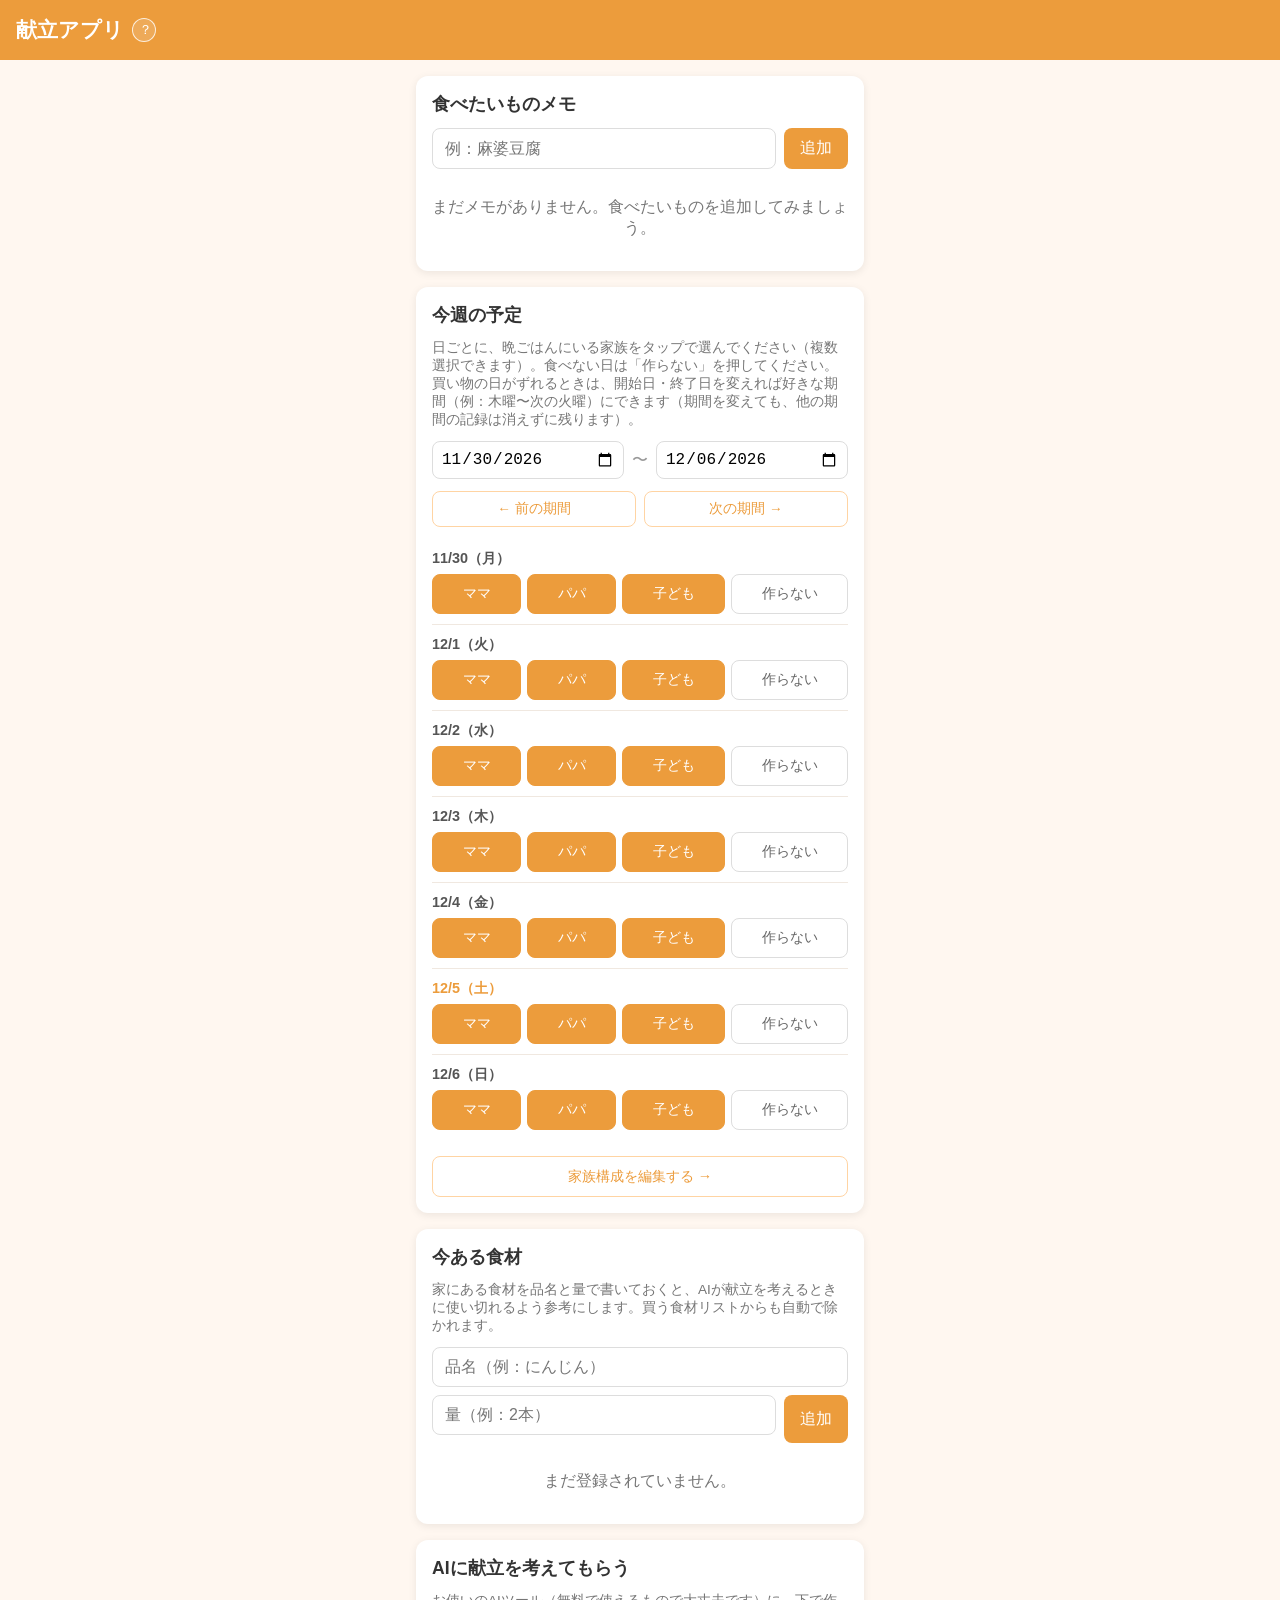
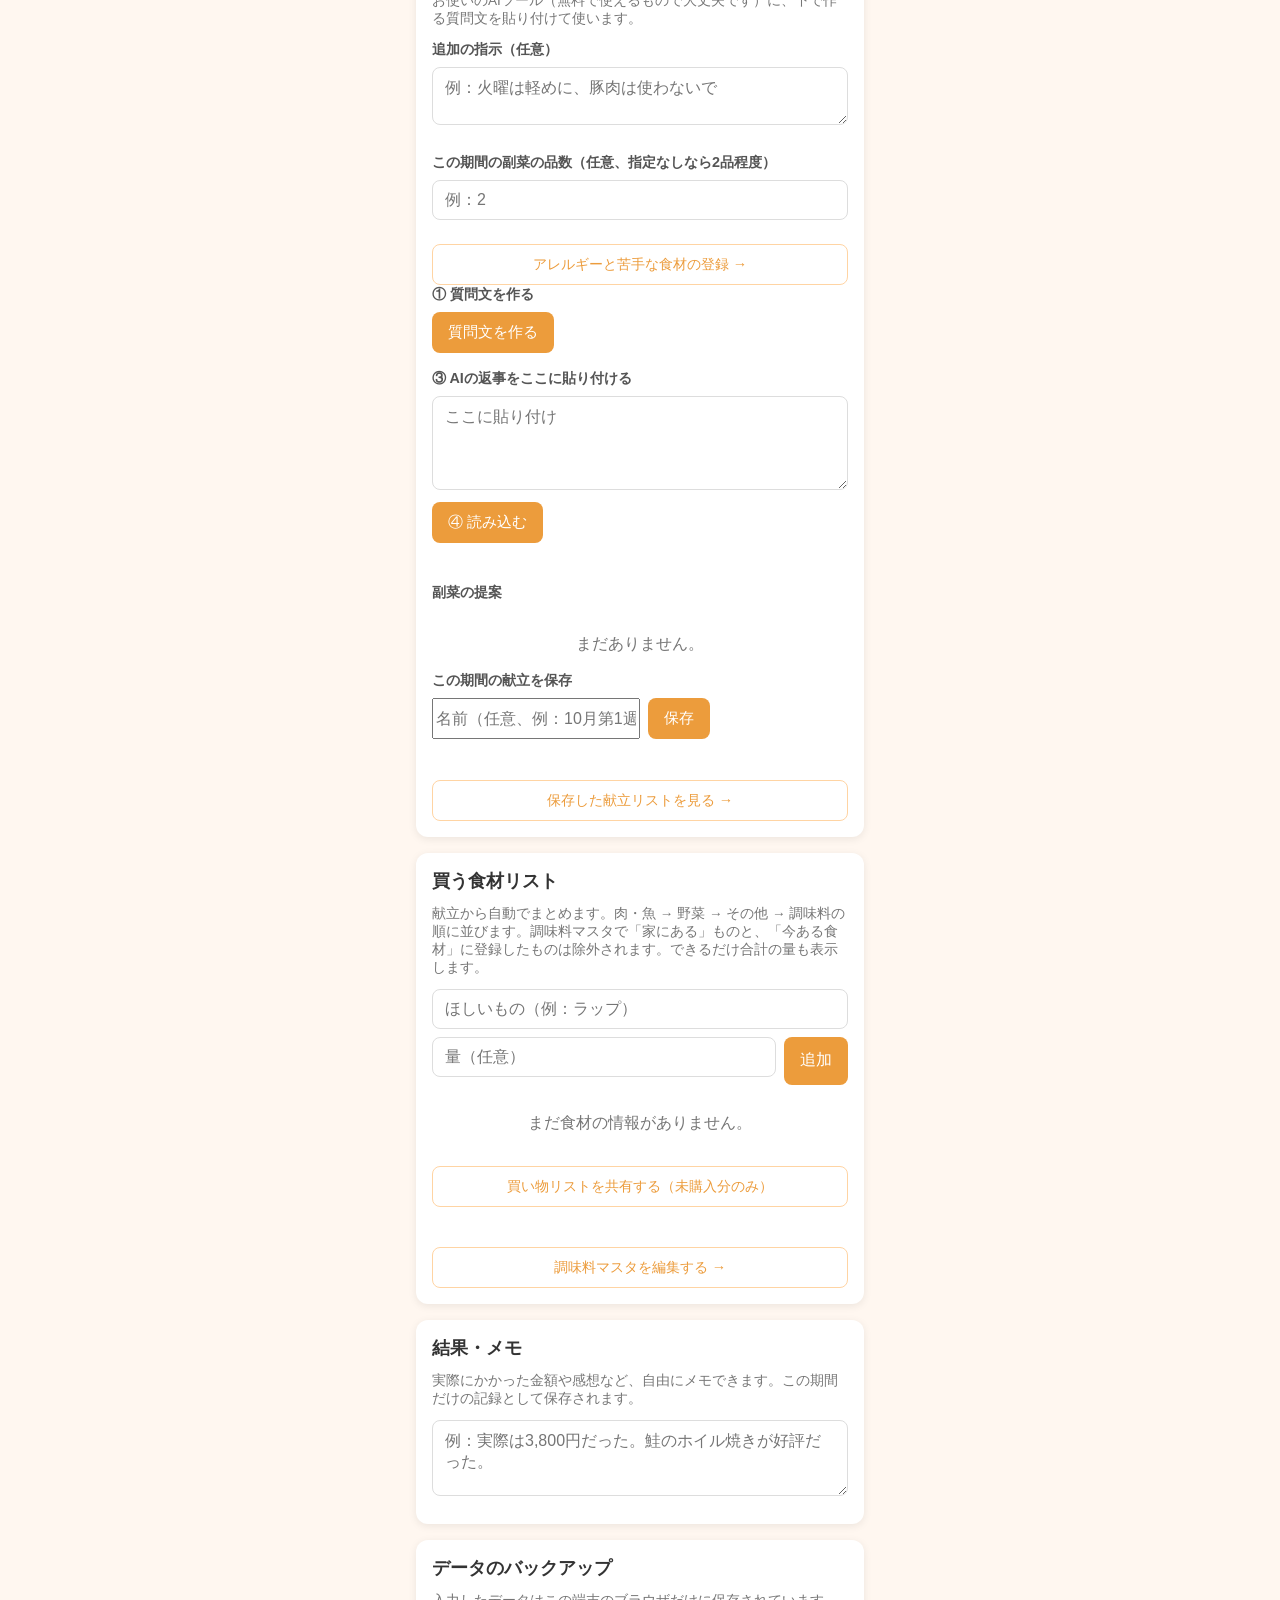
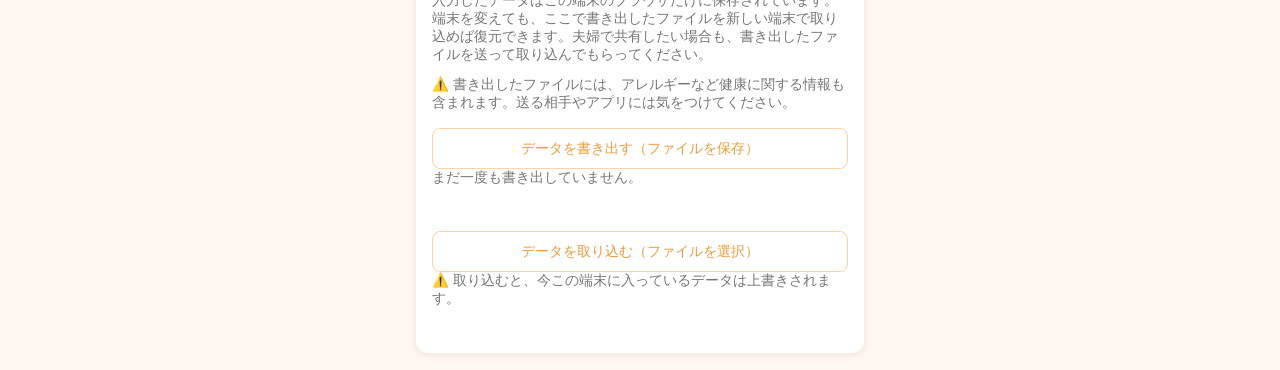
<file: index.html>
<!DOCTYPE html>
<html lang="ja">
<head>
<meta charset="UTF-8">
<meta name="viewport" content="width=device-width, initial-scale=1, viewport-fit=cover">
<title>献立アプリ</title>
<meta name="theme-color" content="#ec9c3c">
<link rel="manifest" href="manifest.json">
<link rel="apple-touch-icon" href="icons/icon-192.png">
<meta name="apple-mobile-web-app-capable" content="yes">
<meta name="apple-mobile-web-app-status-bar-style" content="black-translucent">
<link rel="stylesheet" href="css/style.css">
</head>
<body>
<header class="app-header">
  <div class="header-title-row">
    <h1>献立アプリ</h1>
    <button type="button" id="info-btn" class="info-btn" aria-label="このアプリについて">？</button>
  </div>
</header>

<div id="info-overlay" class="info-overlay" hidden>
  <div class="info-panel" role="dialog" aria-modal="true" aria-labelledby="info-panel-title">
    <button type="button" id="info-close-btn" class="info-close-btn" aria-label="閉じる">×</button>
    <h2 id="info-panel-title">このアプリについて</h2>
    <div class="info-section">
      <h3>■ このアプリだけでは献立は作れません</h3>
      <p>献立を考えてもらうには、無料で使えるAIツールが別途必要です。このアプリで作った質問文をコピーしてAIツールに貼り付け、返ってきた答えをこのアプリに貼り戻して使います。</p>
    </div>
    <div class="info-section">
      <h3>■ 好みの傾向について</h3>
      <p>あなたの好みの傾向を蓄積するには、「献立リスト」ページの「好みと傾向を分析する」を利用してください。保存した献立や感想をAIが分析し、その結果を「好みと傾向」欄に保存できます。この内容は今後の献立提案に毎回反映されるため、定期的に更新するのがおすすめです。</p>
    </div>
    <div class="info-section">
      <h3>■ ホーム画面への追加方法</h3>
      <p>Safariで開いた状態で、画面下の共有ボタン（□↑）→「ホーム画面に追加」を選択してください。アイコンをタップするだけでアプリのように起動できます。</p>
      <p class="info-note">※iPhoneでは、Safari版とホーム画面版のデータは自動で同期されません。追加前に「データのバックアップ」で保存し、ホーム画面版が空の場合は同じファイルを取り込んでください。</p>
    </div>
    <div class="info-section">
      <h3>■ データの保存について</h3>
      <p>入力したデータ（メモ・献立・家族情報など）は、この端末内にのみ保存されます。サーバーには保存されません。</p>
      <p>そのため、端末変更時や家族と共有したい場合、またはデータを残しておきたい場合は、「データのバックアップ」から書き出し・取り込みを行ってください。</p>
    </div>
    <div class="info-section">
      <h3>■ URL共有について</h3>
      <p>このURLを共有しても、あなたのデータが相手に見えることはありません。同じURLを開いても、それぞれの端末で別々のデータとして管理されます。</p>
    </div>
  </div>
</div>

<main>
  <section class="card">
    <h2>食べたいものメモ</h2>
    <form id="wish-form" class="add-form">
      <input type="text" id="wish-input" placeholder="例：麻婆豆腐" autocomplete="off" required>
      <button type="submit">追加</button>
    </form>
    <ul id="wish-list" class="wish-list"></ul>
    <p id="empty-message" class="empty-message">まだメモがありません。食べたいものを追加してみましょう。</p>
  </section>

  <section class="card">
    <h2>今週の予定</h2>
    <p class="section-note">日ごとに、晩ごはんにいる家族をタップで選んでください（複数選択できます）。食べない日は「作らない」を押してください。買い物の日がずれるときは、開始日・終了日を変えれば好きな期間（例：木曜〜次の火曜）にできます（期間を変えても、他の期間の記録は消えずに残ります）。</p>
    <div class="period-controls">
      <input type="date" id="period-start-input" aria-label="期間の開始日">
      <span class="period-tilde">〜</span>
      <input type="date" id="period-end-input" aria-label="期間の終了日">
    </div>
    <div class="period-nav">
      <button type="button" id="prev-period-btn">← 前の期間</button>
      <button type="button" id="next-period-btn">次の期間 →</button>
    </div>
    <ul id="week-list" class="week-list"></ul>
    <a href="family.html" class="nav-link-btn">家族構成を編集する →</a>
  </section>

  <section class="card">
    <h2>今ある食材</h2>
    <p class="section-note">家にある食材を品名と量で書いておくと、AIが献立を考えるときに使い切れるよう参考にします。買う食材リストからも自動で除かれます。</p>
    <form id="stock-form" class="stock-form">
      <input type="text" id="stock-name-input" placeholder="品名（例：にんじん）" autocomplete="off" required>
      <div class="stock-form-row">
        <input type="text" id="stock-amount-input" placeholder="量（例：2本）" autocomplete="off">
        <button type="submit">追加</button>
      </div>
    </form>
    <ul id="stock-list" class="wish-list"></ul>
    <p id="stock-empty-message" class="empty-message">まだ登録されていません。</p>
  </section>

  <section class="card">
    <h2>AIに献立を考えてもらう</h2>
    <p class="section-note">お使いのAIツール（無料で使えるもので大丈夫です）に、下で作る質問文を貼り付けて使います。</p>

    <div class="ai-step">
      <p class="ai-step-title">追加の指示（任意）</p>
      <textarea id="extra-instruction-input" class="ai-textarea" rows="2" placeholder="例：火曜は軽めに、豚肉は使わないで"></textarea>
    </div>

    <div class="ai-step">
      <p class="ai-step-title">この期間の副菜の品数（任意、指定なしなら2品程度）</p>
      <input type="number" id="side-dish-count-input" class="ai-textarea" min="0" inputmode="numeric" placeholder="例：2">
    </div>

    <a href="dislikes.html" class="nav-link-btn">アレルギーと苦手な食材の登録 →</a>

    <div class="ai-step">
      <p class="ai-step-title">① 質問文を作る</p>
      <button type="button" id="make-prompt-btn">質問文を作る</button>
    </div>

    <div id="prompt-area" class="ai-step" hidden>
      <p class="ai-step-title">② コピーして、お使いのAIツールに貼り付けて送る</p>
      <textarea id="prompt-output" class="ai-textarea" readonly rows="4"></textarea>
      <button type="button" id="copy-prompt-btn">コピーする</button>
      <p id="copy-status" class="copy-status" aria-live="polite"></p>
    </div>

    <div class="ai-step">
      <p class="ai-step-title">③ AIの返事をここに貼り付ける</p>
      <textarea id="ai-response-input" class="ai-textarea" rows="4" placeholder="ここに貼り付け"></textarea>
      <button type="button" id="load-menu-btn">④ 読み込む</button>
      <p id="load-status" class="load-status" aria-live="polite"></p>
    </div>

    <ul id="menu-list" class="menu-list"></ul>

    <p class="ai-step-title side-dish-title">副菜の提案</p>
    <ul id="side-dish-list" class="menu-list"></ul>
    <p id="side-dish-empty" class="empty-message">まだありません。</p>

    <div class="ai-step">
      <p class="ai-step-title">この期間の献立を保存</p>
      <form id="save-menu-form" class="stock-form-row">
        <input type="text" id="save-menu-label-input" placeholder="名前（任意、例：10月第1週）" autocomplete="off">
        <button type="submit">保存</button>
      </form>
      <p id="save-menu-status" class="copy-status" aria-live="polite"></p>
    </div>

    <a href="menus.html" class="nav-link-btn">保存した献立リストを見る →</a>
  </section>

  <section class="card">
    <h2>買う食材リスト</h2>
    <p class="section-note">献立から自動でまとめます。肉・魚 → 野菜 → その他 → 調味料の順に並びます。調味料マスタで「家にある」ものと、「今ある食材」に登録したものは除外されます。できるだけ合計の量も表示します。</p>
    <p id="budget-estimate" class="budget-estimate"></p>
    <form id="extra-shopping-form" class="stock-form">
      <input type="text" id="extra-shopping-name-input" placeholder="ほしいもの（例：ラップ）" autocomplete="off" required>
      <div class="stock-form-row">
        <input type="text" id="extra-shopping-amount-input" placeholder="量（任意）" autocomplete="off">
        <button type="submit">追加</button>
      </div>
    </form>
    <ul id="shopping-list" class="shopping-list"></ul>
    <p id="shopping-empty" class="empty-message">まだ食材の情報がありません。</p>

    <button type="button" id="share-shopping-btn" class="nav-link-btn share-btn">買い物リストを共有する（未購入分のみ）</button>
    <p id="share-shopping-status" class="copy-status" aria-live="polite"></p>

    <a href="pantry.html" class="nav-link-btn">調味料マスタを編集する →</a>
  </section>

  <section class="card">
    <h2>結果・メモ</h2>
    <p class="section-note">実際にかかった金額や感想など、自由にメモできます。この期間だけの記録として保存されます。</p>
    <textarea id="period-notes-input" class="ai-textarea" rows="3" placeholder="例：実際は3,800円だった。鮭のホイル焼きが好評だった。"></textarea>
  </section>

  <section class="card">
    <h2>データのバックアップ</h2>
    <p class="section-note">入力したデータはこの端末のブラウザだけに保存されています。端末を変えても、ここで書き出したファイルを新しい端末で取り込めば復元できます。夫婦で共有したい場合も、書き出したファイルを送って取り込んでもらってください。</p>
    <p class="section-note import-warning">⚠️ 書き出したファイルには、アレルギーなど健康に関する情報も含まれます。送る相手やアプリには気をつけてください。</p>
    <button type="button" id="export-backup-btn" class="nav-link-btn">データを書き出す（ファイルを保存）</button>
    <p id="last-backup-label" class="section-note"></p>
    <p id="export-backup-status" class="copy-status" aria-live="polite"></p>

    <label for="import-backup-input" id="import-backup-label" class="nav-link-btn import-backup-label" tabindex="0" role="button">データを取り込む（ファイルを選択）</label>
    <input type="file" id="import-backup-input" accept="application/json" hidden>
    <p class="section-note import-warning">⚠️ 取り込むと、今この端末に入っているデータは上書きされます。</p>
    <p id="import-backup-status" class="copy-status" aria-live="polite"></p>
  </section>
</main>

<script src="js/shared.js"></script>
<script src="js/app.js"></script>
</body>
</html>
</file>
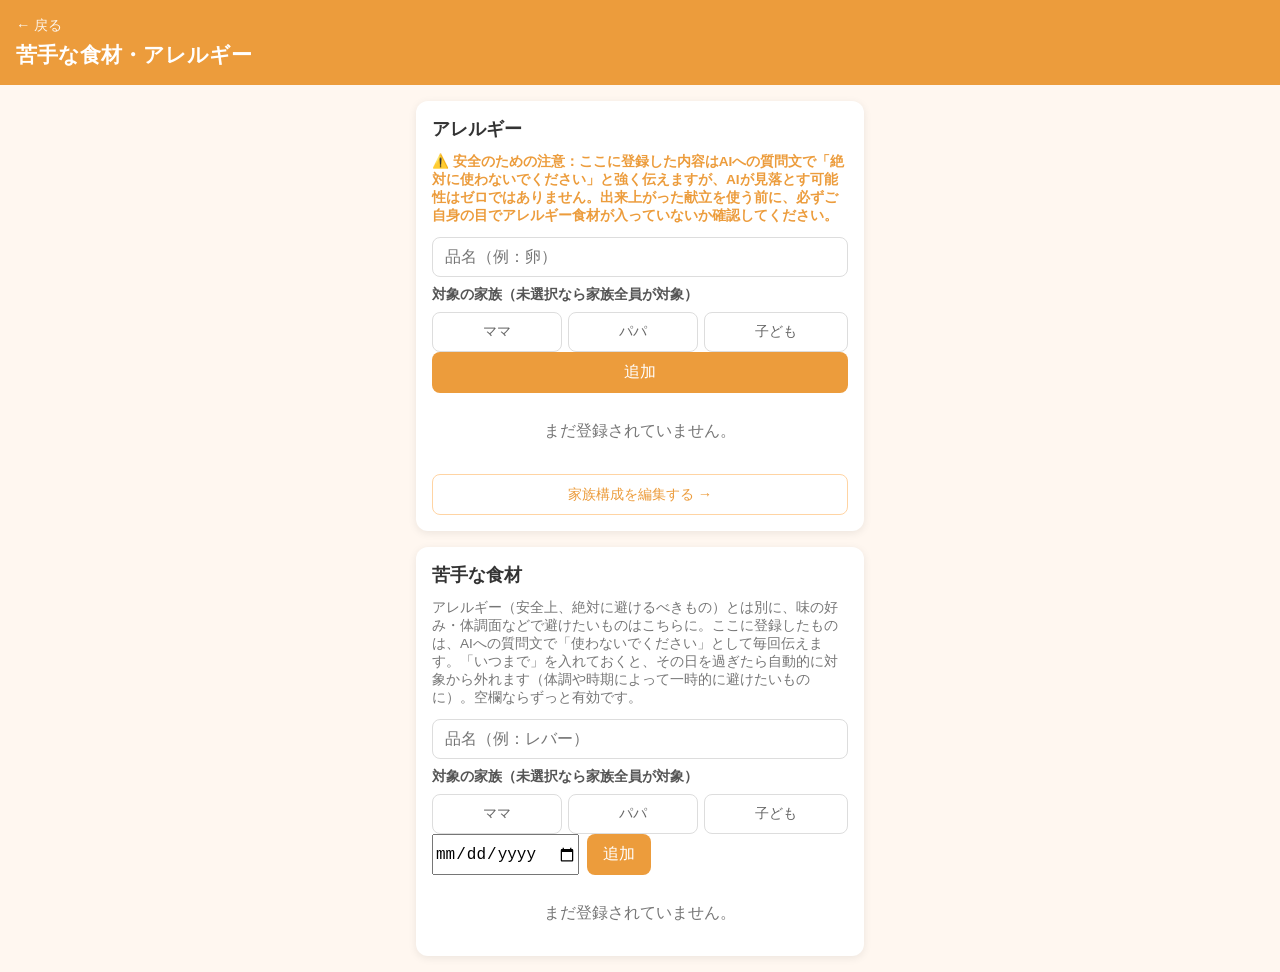
<file: dislikes.html>
<!DOCTYPE html>
<html lang="ja">
<head>
<meta charset="UTF-8">
<meta name="viewport" content="width=device-width, initial-scale=1, viewport-fit=cover">
<title>苦手な食材 - 献立アプリ</title>
<meta name="theme-color" content="#ec9c3c">
<link rel="manifest" href="manifest.json">
<link rel="apple-touch-icon" href="icons/icon-192.png">
<meta name="apple-mobile-web-app-capable" content="yes">
<meta name="apple-mobile-web-app-status-bar-style" content="black-translucent">
<link rel="stylesheet" href="css/style.css">
</head>
<body>
<header class="app-header">
  <a href="index.html" class="back-link">← 戻る</a>
  <h1>苦手な食材・アレルギー</h1>
</header>

<main>
  <section class="card">
    <h2>アレルギー</h2>
    <p class="section-note allergy-warning">⚠️ 安全のための注意：ここに登録した内容はAIへの質問文で「絶対に使わないでください」と強く伝えますが、AIが見落とす可能性はゼロではありません。出来上がった献立を使う前に、必ずご自身の目でアレルギー食材が入っていないか確認してください。</p>
    <form id="allergy-form" class="stock-form">
      <input type="text" id="allergy-name-input" placeholder="品名（例：卵）" autocomplete="off" required>
      <p class="ai-step-title">対象の家族（未選択なら家族全員が対象）</p>
      <div id="allergy-member-group" class="status-group"></div>
      <button type="submit">追加</button>
    </form>
    <ul id="allergy-list" class="pantry-list"></ul>
    <p id="allergy-empty-message" class="empty-message">まだ登録されていません。</p>
    <a href="family.html" class="nav-link-btn">家族構成を編集する →</a>
  </section>

  <section class="card">
    <h2>苦手な食材</h2>
    <p class="section-note">アレルギー（安全上、絶対に避けるべきもの）とは別に、味の好み・体調面などで避けたいものはこちらに。ここに登録したものは、AIへの質問文で「使わないでください」として毎回伝えます。「いつまで」を入れておくと、その日を過ぎたら自動的に対象から外れます（体調や時期によって一時的に避けたいものに）。空欄ならずっと有効です。</p>
    <form id="dislike-form" class="stock-form">
      <input type="text" id="dislike-name-input" placeholder="品名（例：レバー）" autocomplete="off" required>
      <p class="ai-step-title">対象の家族（未選択なら家族全員が対象）</p>
      <div id="dislike-member-group" class="status-group"></div>
      <div class="stock-form-row">
        <input type="date" id="dislike-until-input" aria-label="いつまで（任意）">
        <button type="submit">追加</button>
      </div>
    </form>
    <ul id="dislike-list" class="pantry-list"></ul>
    <p id="dislike-empty-message" class="empty-message">まだ登録されていません。</p>
  </section>
</main>

<script src="js/shared.js"></script>
<script src="js/dislikes.js"></script>
</body>
</html>
</file>
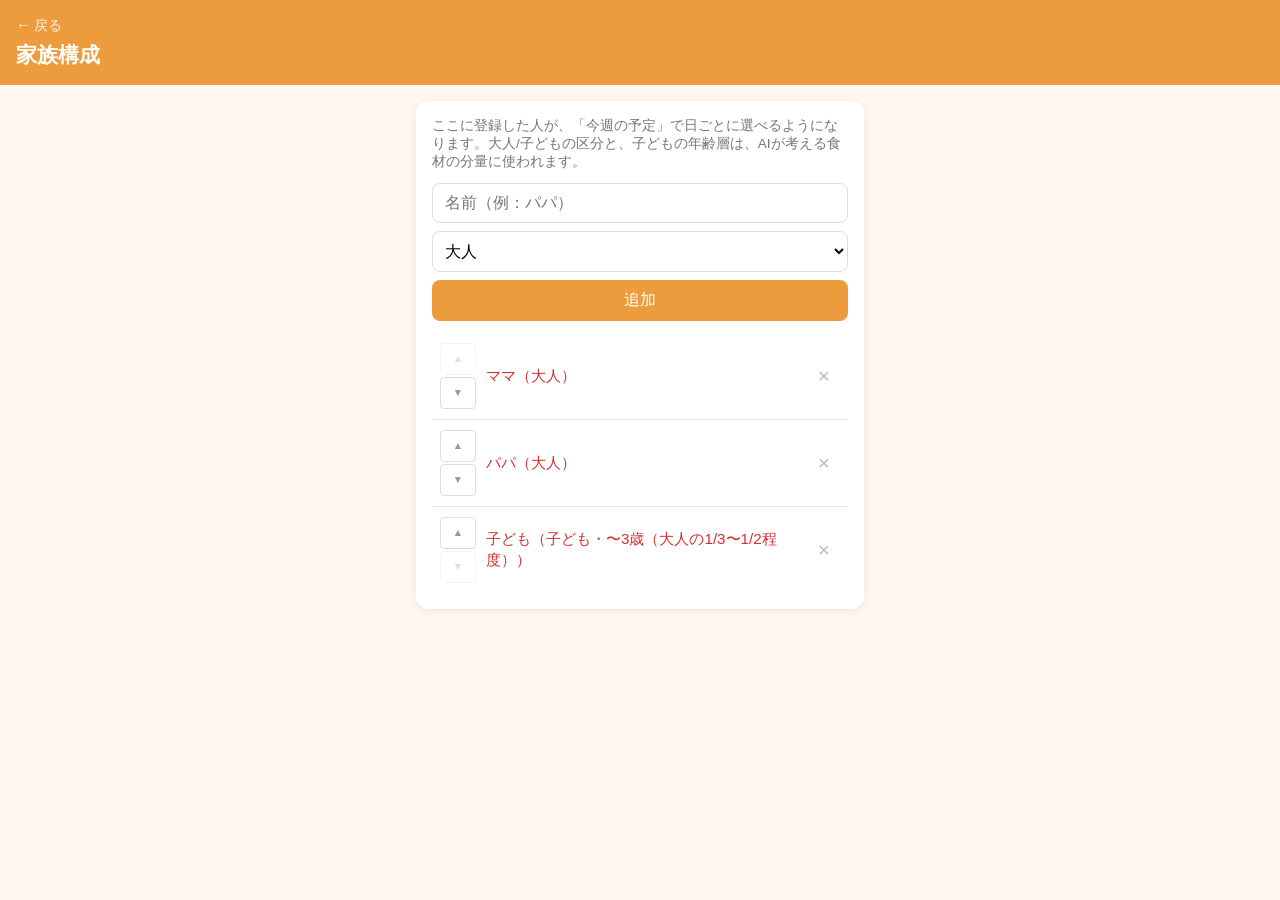
<file: family.html>
<!DOCTYPE html>
<html lang="ja">
<head>
<meta charset="UTF-8">
<meta name="viewport" content="width=device-width, initial-scale=1, viewport-fit=cover">
<title>家族構成 - 献立アプリ</title>
<meta name="theme-color" content="#ec9c3c">
<link rel="manifest" href="manifest.json">
<link rel="apple-touch-icon" href="icons/icon-192.png">
<meta name="apple-mobile-web-app-capable" content="yes">
<meta name="apple-mobile-web-app-status-bar-style" content="black-translucent">
<link rel="stylesheet" href="css/style.css">
</head>
<body>
<header class="app-header">
  <a href="index.html" class="back-link">← 戻る</a>
  <h1>家族構成</h1>
</header>

<main>
  <section class="card">
    <p class="section-note">ここに登録した人が、「今週の予定」で日ごとに選べるようになります。大人/子どもの区分と、子どもの年齢層は、AIが考える食材の分量に使われます。</p>
    <form id="family-form" class="stock-form">
      <input type="text" id="family-name-input" placeholder="名前（例：パパ）" autocomplete="off" required>
      <select id="family-type-input">
        <option value="adult">大人</option>
        <option value="child">子ども</option>
      </select>
      <select id="family-phase-input" hidden>
        <option value="">食べる量の年齢層を選ぶ</option>
        <option value="〜3歳（大人の1/3〜1/2程度）">〜3歳（大人の1/3〜1/2程度）</option>
        <option value="〜6歳（大人の半分程度）">〜6歳（大人の半分程度）</option>
        <option value="小学生（大人の6〜7割程度）">小学生（大人の6〜7割程度）</option>
        <option value="中学生（大人の8割〜同じくらい）">中学生（大人の8割〜同じくらい）</option>
        <option value="高校生以上（大人とほぼ同じ）">高校生以上（大人とほぼ同じ）</option>
      </select>
      <button type="submit">追加</button>
    </form>
    <ul id="family-list" class="pantry-list"></ul>
  </section>
</main>

<script src="js/shared.js"></script>
<script src="js/family.js"></script>
</body>
</html>
</file>
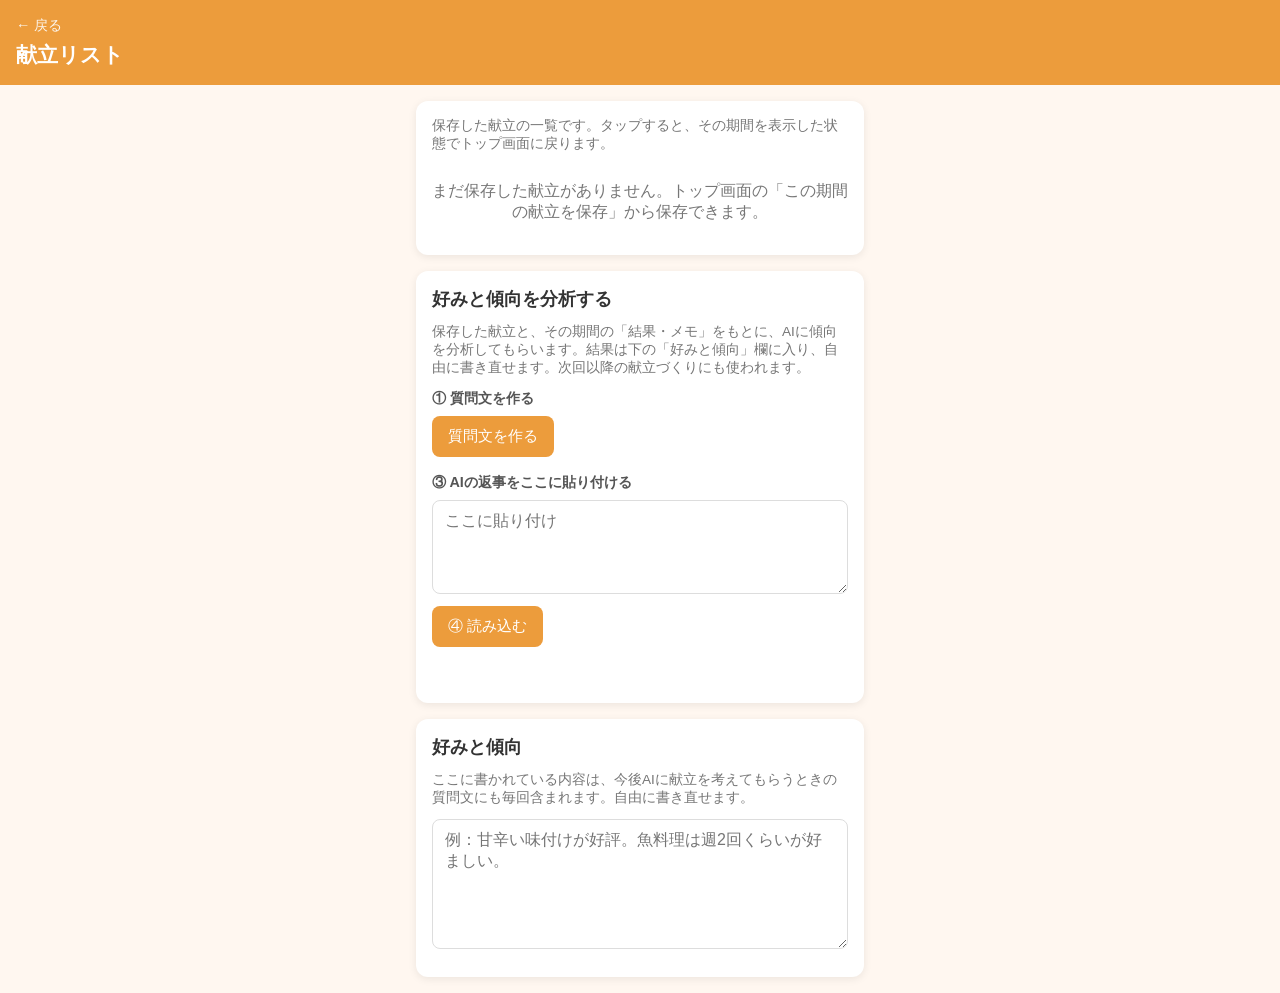
<file: menus.html>
<!DOCTYPE html>
<html lang="ja">
<head>
<meta charset="UTF-8">
<meta name="viewport" content="width=device-width, initial-scale=1, viewport-fit=cover">
<title>献立リスト - 献立アプリ</title>
<meta name="theme-color" content="#ec9c3c">
<link rel="manifest" href="manifest.json">
<link rel="apple-touch-icon" href="icons/icon-192.png">
<meta name="apple-mobile-web-app-capable" content="yes">
<meta name="apple-mobile-web-app-status-bar-style" content="black-translucent">
<link rel="stylesheet" href="css/style.css">
</head>
<body>
<header class="app-header">
  <a href="index.html" class="back-link">← 戻る</a>
  <h1>献立リスト</h1>
</header>

<main>
  <section class="card">
    <p class="section-note">保存した献立の一覧です。タップすると、その期間を表示した状態でトップ画面に戻ります。</p>
    <ul id="saved-menu-list" class="saved-menu-list"></ul>
    <p id="saved-menu-empty" class="empty-message">まだ保存した献立がありません。トップ画面の「この期間の献立を保存」から保存できます。</p>
  </section>

  <section class="card">
    <h2>好みと傾向を分析する</h2>
    <p class="section-note">保存した献立と、その期間の「結果・メモ」をもとに、AIに傾向を分析してもらいます。結果は下の「好みと傾向」欄に入り、自由に書き直せます。次回以降の献立づくりにも使われます。</p>

    <div class="ai-step">
      <p class="ai-step-title">① 質問文を作る</p>
      <button type="button" id="make-trend-prompt-btn">質問文を作る</button>
    </div>

    <div id="trend-prompt-area" class="ai-step" hidden>
      <p class="ai-step-title">② コピーして、お使いのAIツールに貼り付けて送る</p>
      <textarea id="trend-prompt-output" class="ai-textarea" readonly rows="4"></textarea>
      <button type="button" id="copy-trend-prompt-btn">コピーする</button>
      <p id="copy-trend-status" class="copy-status" aria-live="polite"></p>
    </div>

    <div class="ai-step">
      <p class="ai-step-title">③ AIの返事をここに貼り付ける</p>
      <textarea id="trend-response-input" class="ai-textarea" rows="4" placeholder="ここに貼り付け"></textarea>
      <button type="button" id="load-trend-btn">④ 読み込む</button>
      <p id="load-trend-status" class="load-status" aria-live="polite"></p>
    </div>
  </section>

  <section class="card">
    <h2>好みと傾向</h2>
    <p class="section-note">ここに書かれている内容は、今後AIに献立を考えてもらうときの質問文にも毎回含まれます。自由に書き直せます。</p>
    <textarea id="preference-profile-input" class="ai-textarea" rows="6" placeholder="例：甘辛い味付けが好評。魚料理は週2回くらいが好ましい。"></textarea>
  </section>
</main>

<script src="js/shared.js"></script>
<script src="js/menus.js"></script>
</body>
</html>
</file>
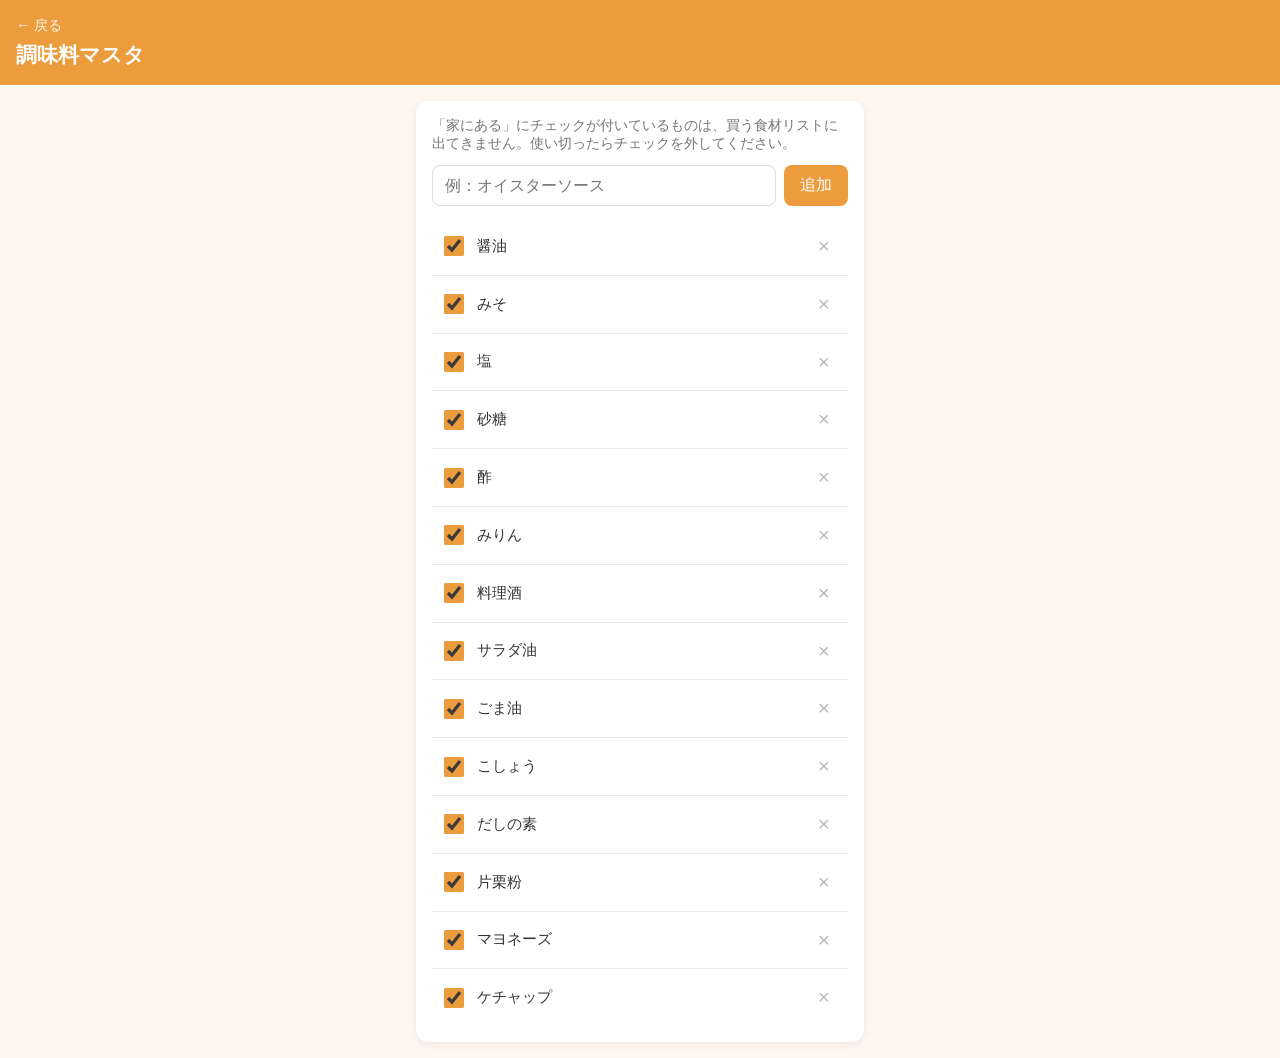
<file: pantry.html>
<!DOCTYPE html>
<html lang="ja">
<head>
<meta charset="UTF-8">
<meta name="viewport" content="width=device-width, initial-scale=1, viewport-fit=cover">
<title>調味料マスタ - 献立アプリ</title>
<meta name="theme-color" content="#ec9c3c">
<link rel="manifest" href="manifest.json">
<link rel="apple-touch-icon" href="icons/icon-192.png">
<meta name="apple-mobile-web-app-capable" content="yes">
<meta name="apple-mobile-web-app-status-bar-style" content="black-translucent">
<link rel="stylesheet" href="css/style.css">
</head>
<body>
<header class="app-header">
  <a href="index.html" class="back-link">← 戻る</a>
  <h1>調味料マスタ</h1>
</header>

<main>
  <section class="card">
    <p class="section-note">「家にある」にチェックが付いているものは、買う食材リストに出てきません。使い切ったらチェックを外してください。</p>
    <form id="pantry-form" class="add-form">
      <input type="text" id="pantry-input" placeholder="例：オイスターソース" autocomplete="off" required>
      <button type="submit">追加</button>
    </form>
    <ul id="pantry-list" class="pantry-list"></ul>
  </section>
</main>

<script src="js/shared.js"></script>
<script src="js/pantry.js"></script>
</body>
</html>
</file>
<file: css/style.css>
* {
  box-sizing: border-box;
}

/* iPhoneのSafariは16px未満の入力欄にフォーカスすると画面を自動拡大してしまうため、
   すべての入力欄で最低16px(1rem)を確保する（個別の指定はこれを上書きしない）。 */
input,
select,
textarea {
  font-size: 1rem;
}

body {
  margin: 0;
  font-family: "Hiragino Sans", "Hiragino Kaku Gothic ProN", "Yu Gothic", sans-serif;
  background: #fff7f0;
  color: #333;
  padding-bottom: env(safe-area-inset-bottom);
}

.app-header {
  background: #ec9c3c;
  color: white;
  padding: 16px env(safe-area-inset-right) 16px calc(16px + env(safe-area-inset-left));
  padding-top: calc(16px + env(safe-area-inset-top));
}

.app-header h1 {
  margin: 0;
  font-size: 1.3rem;
}

.header-title-row {
  display: flex;
  align-items: center;
  gap: 8px;
}

.info-btn {
  width: 24px;
  height: 24px;
  flex-shrink: 0;
  border-radius: 50%;
  border: 1px solid rgba(255, 255, 255, 0.8);
  background: rgba(255, 255, 255, 0.15);
  color: white;
  font-size: 0.8rem;
  line-height: 1;
  cursor: pointer;
}

.info-overlay {
  position: fixed;
  inset: 0;
  background: rgba(0, 0, 0, 0.4);
  display: flex;
  align-items: center;
  justify-content: center;
  padding: 24px;
  z-index: 100;
}

.info-overlay[hidden] {
  display: none;
}

.info-panel {
  position: relative;
  background: white;
  border-radius: 12px;
  padding: 24px 20px 20px;
  max-width: 360px;
  max-height: 80vh;
  overflow-y: auto;
}

.info-panel h2 {
  margin: 0 0 12px;
  font-size: 1.05rem;
}

.info-section {
  margin-bottom: 16px;
}

.info-section:last-child {
  margin-bottom: 0;
}

.info-panel h3 {
  margin: 0 0 6px;
  font-size: 0.9rem;
  color: #ec9c3c;
}

.info-panel p {
  margin: 0 0 6px;
  font-size: 0.85rem;
  line-height: 1.6;
  color: #444;
}

.info-panel p:last-child {
  margin-bottom: 0;
}

.info-panel .info-note {
  color: #767676;
}

.info-close-btn {
  position: absolute;
  top: 10px;
  right: 12px;
  border: none;
  background: none;
  font-size: 1.4rem;
  line-height: 1;
  color: #999;
  cursor: pointer;
  padding: 4px;
}

.back-link {
  display: inline-block;
  color: white;
  text-decoration: none;
  font-size: 0.9rem;
  margin-bottom: 6px;
  opacity: 0.9;
}

.nav-link-btn {
  display: block;
  text-align: center;
  margin-top: 16px;
  padding: 10px;
  font-size: 0.9rem;
  color: #ec9c3c;
  text-decoration: none;
  border: 1px solid #ffd4a3;
  border-radius: 8px;
}

.nav-link-btn:active {
  background: #fff1e0;
}

button.nav-link-btn {
  width: 100%;
  background: white;
  font-family: inherit;
  cursor: pointer;
}

.import-backup-label {
  width: 100%;
  background: white;
  cursor: pointer;
}

.import-warning {
  margin-top: 8px;
  color: #ec9c3c;
}

.share-btn {
  margin-top: 16px;
}

main {
  padding: 16px;
  max-width: 480px;
  margin: 0 auto;
}

.card {
  background: white;
  border-radius: 12px;
  padding: 16px;
  box-shadow: 0 2px 8px rgba(0, 0, 0, 0.08);
}

.card h2 {
  margin: 0 0 12px;
  font-size: 1.1rem;
}

.add-form {
  display: flex;
  gap: 8px;
  margin-bottom: 12px;
}

.add-form input {
  flex: 1;
  padding: 10px 12px;
  font-size: 1rem;
  border: 1px solid #ddd;
  border-radius: 8px;
}

.add-form button {
  padding: 10px 16px;
  font-size: 1rem;
  background: #ec9c3c;
  color: white;
  border: none;
  border-radius: 8px;
  cursor: pointer;
}

.add-form button:active {
  background: #bd7d30;
}

.wish-list {
  list-style: none;
  margin: 0;
  padding: 0;
}

.wish-list li {
  display: flex;
  align-items: center;
  justify-content: space-between;
  padding: 12px 8px;
  border-bottom: 1px solid #f0e8e0;
}

.wish-list li:last-child {
  border-bottom: none;
}

.wish-text {
  font-size: 1rem;
  word-break: break-all;
}

.delete-btn {
  border: none;
  background: none;
  color: #bbb;
  font-size: 1.3rem;
  line-height: 1;
  padding: 8px 10px;
  cursor: pointer;
}

.delete-btn:active {
  color: #ff5252;
}

.empty-message {
  color: #767676;
  text-align: center;
  padding: 16px 0;
  margin: 0;
  display: none;
}

main .card + .card {
  margin-top: 16px;
}

.section-note {
  margin: 0 0 12px;
  font-size: 0.85rem;
  color: #767676;
}

.allergy-warning {
  color: #ec9c3c;
  font-weight: bold;
}

.period-controls {
  display: flex;
  align-items: center;
  gap: 8px;
  margin-bottom: 12px;
}

.period-controls input[type="date"] {
  flex: 1;
  padding: 8px;
  border: 1px solid #ddd;
  border-radius: 8px;
  min-width: 0;
}

.period-tilde {
  color: #999;
  flex-shrink: 0;
}

.period-nav {
  display: flex;
  gap: 8px;
  margin-bottom: 12px;
}

.period-nav button {
  flex: 1;
  padding: 8px 10px;
  font-size: 0.85rem;
  background: white;
  color: #ec9c3c;
  border: 1px solid #ffd4a3;
  border-radius: 8px;
  cursor: pointer;
}

.period-nav button:active {
  background: #fff1e0;
}

.side-dish-title {
  margin-top: 16px;
}

.stock-form {
  margin-bottom: 12px;
}

.stock-form input[type="text"] {
  width: 100%;
  padding: 10px 12px;
  font-size: 1rem;
  border: 1px solid #ddd;
  border-radius: 8px;
  margin-bottom: 8px;
}

.stock-form > select {
  width: 100%;
  padding: 10px 8px;
  font-size: 1rem;
  border: 1px solid #ddd;
  border-radius: 8px;
  background: white;
  margin-bottom: 8px;
}

.stock-form > button {
  width: 100%;
  padding: 10px 16px;
  font-size: 1rem;
  background: #ec9c3c;
  color: white;
  border: none;
  border-radius: 8px;
  cursor: pointer;
}

.stock-form > button:active {
  background: #bd7d30;
}

.stock-form-row {
  display: flex;
  gap: 8px;
}

.stock-form-row input {
  margin-bottom: 0;
}

.stock-form-row select {
  flex: 1;
  padding: 10px 8px;
  font-size: 1rem;
  border: 1px solid #ddd;
  border-radius: 8px;
  background: white;
  min-width: 0;
}

.stock-form-row button {
  padding: 10px 16px;
  font-size: 1rem;
  background: #ec9c3c;
  color: white;
  border: none;
  border-radius: 8px;
  cursor: pointer;
  flex-shrink: 0;
}

.stock-form-row button:active {
  background: #bd7d30;
}

.budget-estimate {
  margin: 0 0 12px;
  font-size: 1rem;
  font-weight: bold;
  color: #ec9c3c;
}

.week-list {
  list-style: none;
  margin: 0;
  padding: 0;
}

.week-list li {
  padding: 10px 0;
  border-bottom: 1px solid #f0e8e0;
}

.week-list li:last-child {
  border-bottom: none;
}

.week-list li.is-today .day-label {
  color: #ec9c3c;
}

.day-label {
  display: block;
  font-size: 0.9rem;
  font-weight: bold;
  margin-bottom: 6px;
  color: #555;
}

.status-group {
  display: flex;
  flex-wrap: wrap;
  gap: 6px;
}

.status-btn {
  flex: 1 1 auto;
  min-width: 64px;
  padding: 10px 4px;
  font-size: 0.85rem;
  border: 1px solid #ddd;
  background: white;
  color: #666;
  border-radius: 8px;
  cursor: pointer;
}

.member-btn.is-selected {
  background: #ec9c3c;
  border-color: #ec9c3c;
  color: white;
}

.no-cook-btn.is-selected {
  background: #6c757d;
  border-color: #6c757d;
  color: white;
}

.ai-step {
  margin-bottom: 16px;
}

.ai-step-title {
  margin: 0 0 8px;
  font-size: 0.9rem;
  font-weight: bold;
  color: #555;
}

.ai-step button {
  padding: 10px 16px;
  font-size: 0.95rem;
  background: #ec9c3c;
  color: white;
  border: none;
  border-radius: 8px;
  cursor: pointer;
}

.ai-step button:active {
  background: #bd7d30;
}

.ai-textarea {
  width: 100%;
  padding: 10px 12px;
  border: 1px solid #ddd;
  border-radius: 8px;
  margin-bottom: 8px;
  font-family: inherit;
  resize: vertical;
}

.copy-status,
.load-status {
  margin: 8px 0 0;
  font-size: 0.85rem;
  color: #2e7d32;
  min-height: 1.2em;
}

.load-status {
  /* 読み込み結果は複数行のメッセージ（\nで区切る）を入れることがあるので、
     改行をそのまま画面の改行として表示する */
  white-space: pre-line;
}

.copy-status.is-error,
.load-status.is-error {
  color: #d32f2f;
}

.menu-list {
  list-style: none;
  margin: 16px 0 0;
  padding: 0;
}

.menu-list li {
  padding: 10px 0;
  border-bottom: 1px solid #f0e8e0;
}

.menu-list li:last-child {
  border-bottom: none;
}

.menu-date {
  display: block;
  font-size: 0.85rem;
  font-weight: bold;
  color: #ec9c3c;
  margin-bottom: 2px;
}

.menu-dish-btn {
  display: block;
  width: 100%;
  text-align: left;
  font-size: 1rem;
  margin-bottom: 2px;
  padding: 4px 6px;
  margin-left: -6px;
  border: none;
  background: none;
  color: #333;
  font-family: inherit;
  border-radius: 6px;
  cursor: pointer;
}

.menu-dish-btn:active {
  background: #fff1e0;
}

.menu-dish-input {
  display: block;
  width: 100%;
  font-size: 1rem;
  padding: 6px;
  margin: 0 0 2px -6px;
  border: 1px solid #ec9c3c;
  border-radius: 6px;
  font-family: inherit;
}

.menu-note {
  display: block;
  font-size: 0.8rem;
  color: #767676;
}

.menu-veg-label {
  display: block;
  font-size: 0.8rem;
  color: #767676;
  margin-top: 2px;
}

.menu-veg-input {
  display: block;
  width: 100%;
  padding: 6px;
  margin: 4px 0 2px -6px;
  border: 1px solid #ddd;
  border-radius: 6px;
  font-family: inherit;
  resize: vertical;
}

.shopping-list {
  list-style: none;
  margin: 0;
  padding: 0;
}

.shopping-category {
  font-size: 0.8rem;
  font-weight: bold;
  color: #ec9c3c;
  padding: 14px 0 4px;
  border-bottom: none;
}

.shopping-category:first-child {
  padding-top: 0;
}

.shopping-item {
  display: flex;
  align-items: flex-start;
  gap: 10px;
  padding: 10px 0;
  border-bottom: 1px solid #f0e8e0;
}

.shopping-item:last-child {
  border-bottom: none;
}

.shopping-checkbox {
  width: 22px;
  height: 22px;
  margin-top: 2px;
  flex-shrink: 0;
  accent-color: #ec9c3c;
}

.shopping-text {
  flex: 1;
}

.shopping-name {
  display: block;
  font-size: 1rem;
  font-weight: bold;
}

.shopping-detail {
  display: block;
  font-size: 0.8rem;
  color: #767676;
}

.shopping-item.is-checked .shopping-name,
.shopping-item.is-checked .shopping-detail {
  color: #bbb;
  text-decoration: line-through;
}

.pantry-list {
  list-style: none;
  margin: 0;
  padding: 0;
}

.pantry-list li {
  display: flex;
  align-items: center;
  gap: 10px;
  padding: 10px 8px;
  border-bottom: 1px solid #f0e8e0;
}

.pantry-list li:last-child {
  border-bottom: none;
}

.pantry-checkbox {
  width: 20px;
  height: 20px;
  flex-shrink: 0;
  accent-color: #ec9c3c;
}

.reorder-group {
  display: flex;
  flex-direction: column;
  gap: 2px;
  flex-shrink: 0;
}

.reorder-btn {
  width: 36px;
  height: 32px;
  padding: 0;
  font-size: 0.65rem;
  line-height: 1;
  border: 1px solid #ddd;
  background: white;
  color: #999;
  border-radius: 4px;
  cursor: pointer;
}

.reorder-btn:active:not(:disabled) {
  background: #fff1e0;
  color: #ec9c3c;
}

.reorder-btn:disabled {
  opacity: 0.3;
  cursor: default;
}

.pantry-name {
  flex: 1;
  font-size: 0.95rem;
}

.pantry-list li:not(.has-it) .pantry-name {
  color: #d32f2f;
}

.pantry-list li.is-expired .pantry-name {
  color: #bbb;
}

.saved-menu-list {
  list-style: none;
  margin: 0;
  padding: 0;
}

.saved-menu-list li {
  display: flex;
  align-items: center;
  gap: 8px;
  padding: 12px 8px;
  border-bottom: 1px solid #f0e8e0;
}

.saved-menu-list li:last-child {
  border-bottom: none;
}

.saved-menu-btn {
  flex: 1;
  display: flex;
  flex-direction: column;
  align-items: flex-start;
  gap: 2px;
  text-align: left;
  border: none;
  background: none;
  padding: 4px 0;
  cursor: pointer;
  font-family: inherit;
}

.saved-menu-label {
  font-size: 1rem;
  color: #333;
}

.saved-menu-range {
  font-size: 0.8rem;
  color: #767676;
}
</file>
